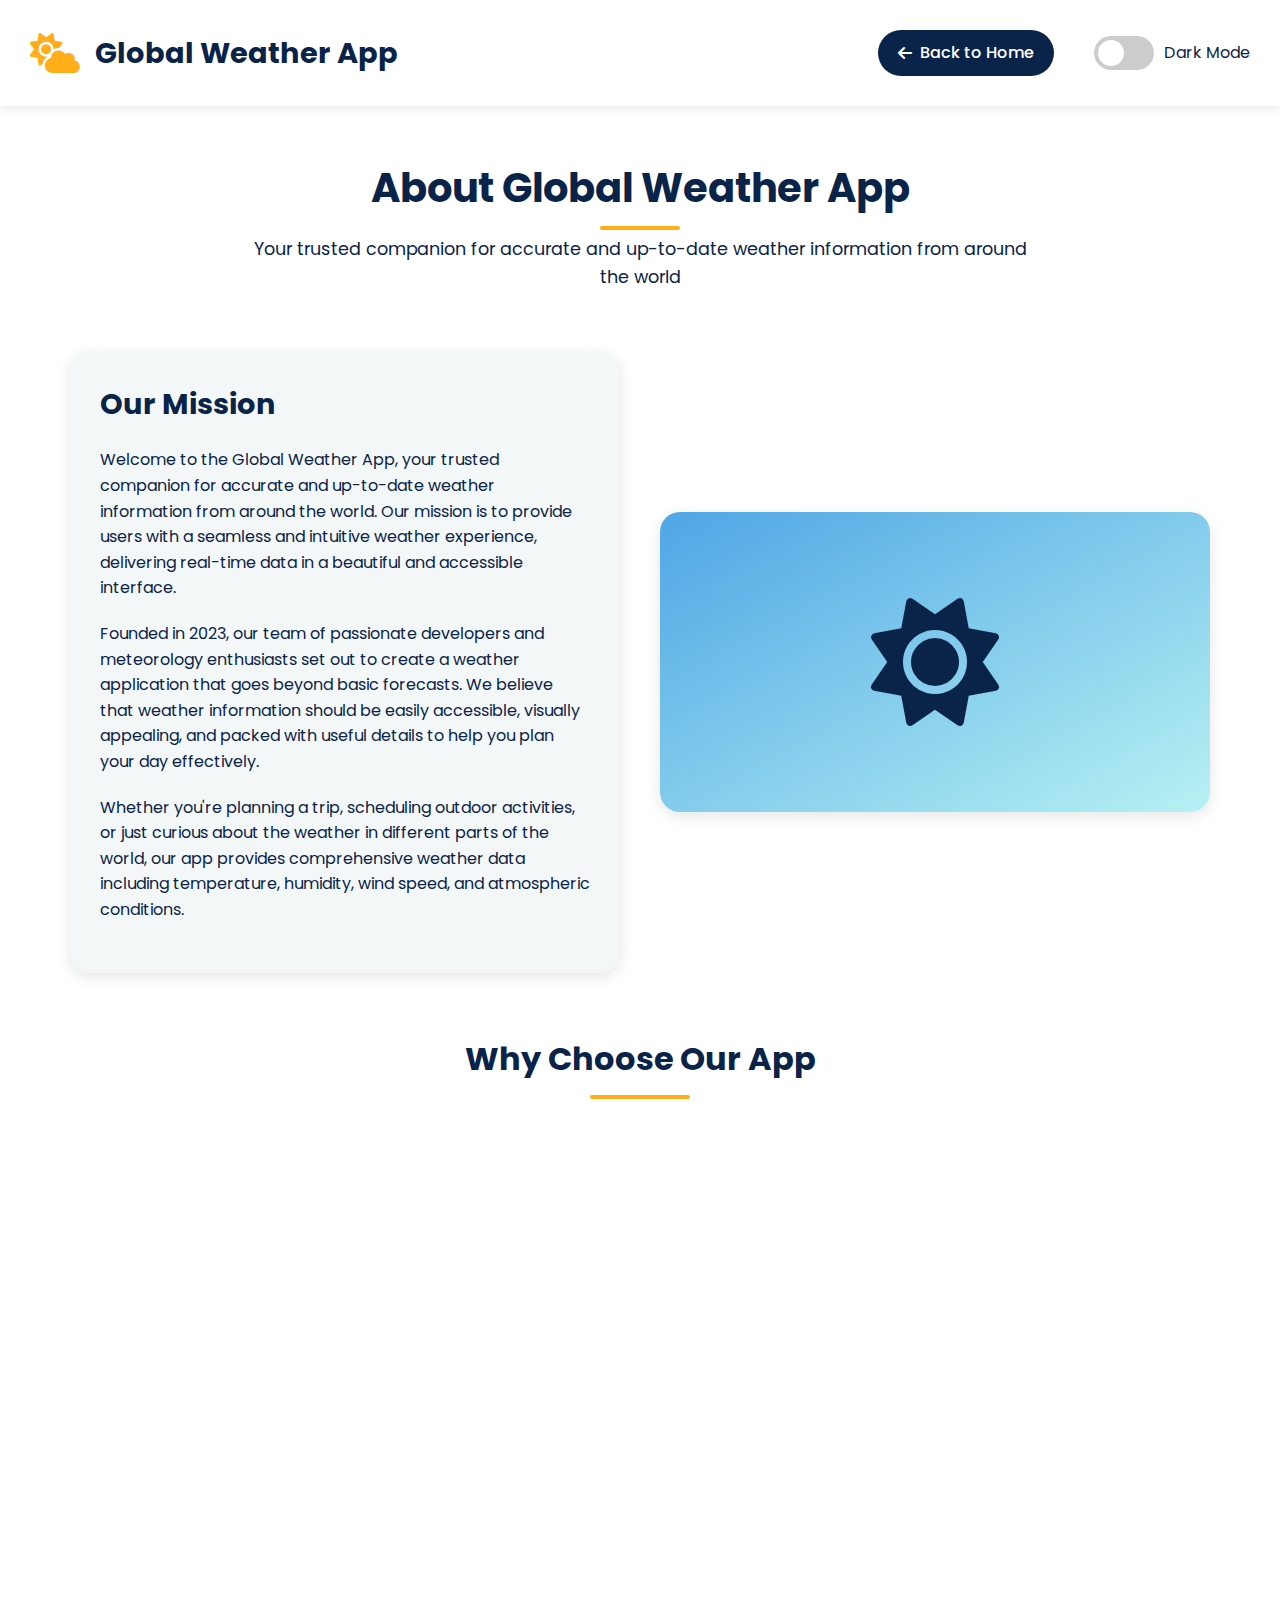
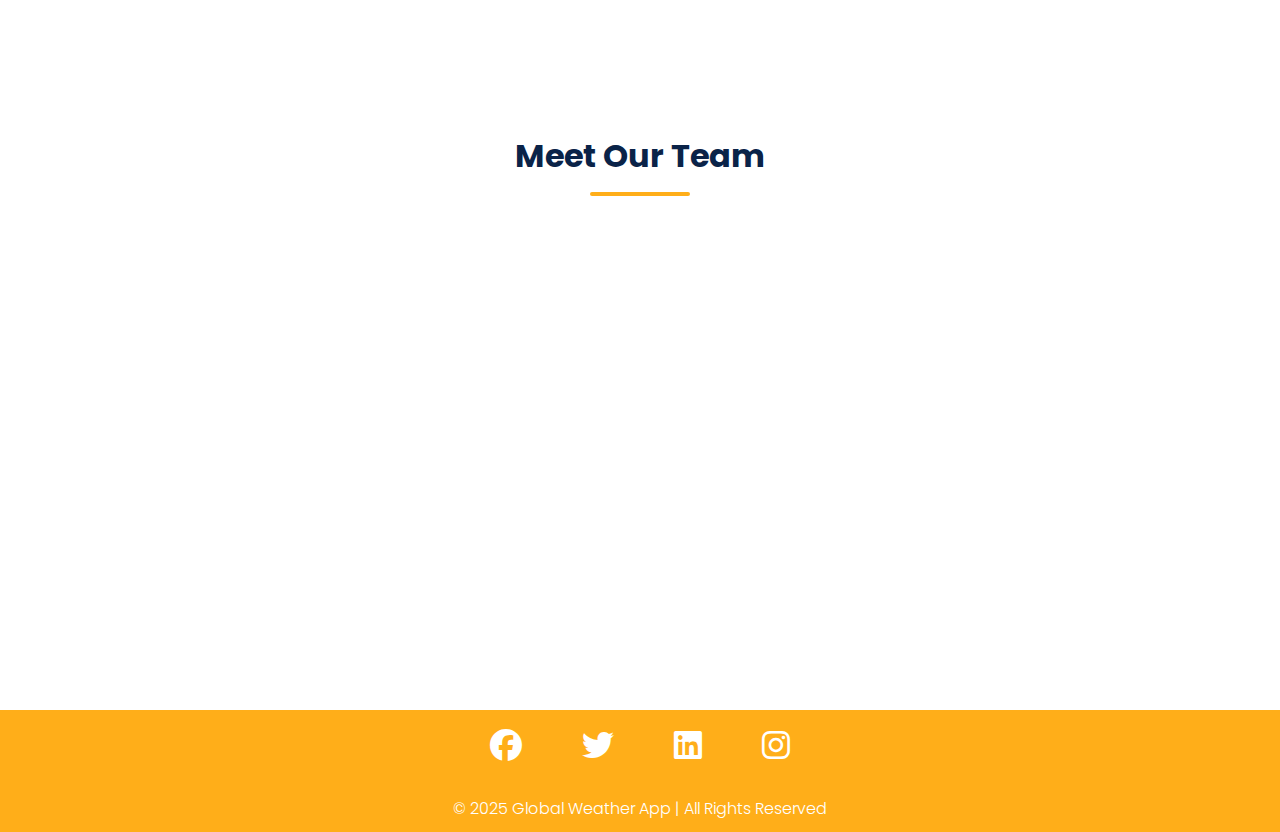
<file: about.html>
<!DOCTYPE html>
<html lang="en">
<head>
    <meta charset="UTF-8">
    <meta name="viewport" content="width=device-width, initial-scale=1.0">
    <title>About Us - Global Weather App</title>
    <link rel="stylesheet" href="https://cdnjs.cloudflare.com/ajax/libs/font-awesome/6.4.0/css/all.min.css">
    <style>
        @import url('https://fonts.googleapis.com/css2?family=Bodoni+Moda:opsz,wght@6..96,700&family=Nunito:wght@400;700&family=Open+Sans:ital,wght@1,300&family=Poppins&family=Roboto&family=Source+Sans+Pro:ital,wght@0,400;0,700;1,400&display=swap');

        /* || RESET STYLES 
            - Ensures consistent padding, margin, and box model across elements.
            - Sets a default font for the entire app.
        */
        * {
            padding: 0;
            margin: 0;
            box-sizing: border-box;
            font-family: 'Poppins', sans-serif;
        }

        /* || ROOT VARIABLES 
            - Defines primary color scheme and common sizes for consistency.
            - Modify these to update the overall theme.
        */
        :root {

            /* COLORS */
            --PRIMARY-TEXT-COLOR: #0a2348;
            --SECONDARY-TEXT-COLOR: #fff;
            --PRIMARY-BG-COLOR: #0a2348;
            --SECONDARY-BG-COLOR: #f3f7f7;
            --LIGHT-BG-COLOR: #fff;

            /* TEXT */
            --SMALL-TEXT: 14px;
            --LETTER-SPACING: 0.8px;
            --LIGHT-TEXT: #f4f4f4;

            /* STANDERED SIZE AND PADDINGS */
            --STANDERED-PADDING: 30px;
            --STANDERED-RADIUS: 20px;
        }

        body {
            position: relative;
            background-color: var(--LIGHT-BG-COLOR);
            color: var(--PRIMARY-TEXT-COLOR);
            line-height: 1.6;
        }

        /* || STARTING */
        /* || MAIN CONTAINER
            - Sets the layout for the main content container, ensuring it occupies full viewport height.
            - Centers content horizontally with auto margins.
        */
        .container {
            position: relative;
            width: 100%;
            min-height: 100vh;
            display: flex;
            flex-direction: column;
            color: var(--PRIMARY-TEXT-COLOR);
            margin: 0 auto;
        }

        /* || NAVIGATION BAR 
            - Aligns navigation links and logo with flexible spacing.
            - Uses primary colors to keep consistency with branding.
        */
        nav {
            display: flex;
            justify-content: space-between;
            align-items: center;
            color: var(--PRIMARY-TEXT-COLOR);
            padding: var(--STANDERED-PADDING);
            background-color: var(--LIGHT-BG-COLOR);
            box-shadow: 0 2px 10px rgba(0, 0, 0, 0.1);
        }

        .logo {
            display: flex;
            align-items: center;
            gap: 15px;
        }

        .logo i {
            font-size: 2.5rem;
            color: #FFAE19;
        }

        .logo h1 {
            font-size: 1.8rem;
            font-weight: 700;
        }

        .nav-links {
            display: flex;
            align-items: center;
            gap: 20px;
        }

        .back-home .btn {
            display: inline-flex;
            align-items: center;
            gap: 8px;
            background-color: var(--PRIMARY-BG-COLOR);
            color: var(--SECONDARY-TEXT-COLOR);
            padding: 10px 20px;
            border-radius: 25px;
            text-decoration: none;
            font-weight: 500;
            transition: 0.3s;
        }

        .back-home .btn:hover {
            background-color: #155ab6;
            transform: translateY(-2px);
        }

        /* || ABOUT US CONTENT */
        .about-container {
            max-width: 1200px;
            margin: 0 auto;
            padding: var(--STANDERED-PADDING);
        }

        .about-header {
            text-align: center;
            margin-bottom: 40px;
            padding: 20px;
        }

        .about-header h2 {
            font-size: 2.5rem;
            margin-bottom: 15px;
            color: var(--PRIMARY-BG-COLOR);
            position: relative;
            display: inline-block;
        }

        .about-header h2::after {
            content: '';
            position: absolute;
            bottom: -10px;
            left: 50%;
            transform: translateX(-50%);
            width: 80px;
            height: 4px;
            background: #FFAE19;
            border-radius: 2px;
        }

        .about-header p {
            font-size: 1.1rem;
            max-width: 800px;
            margin: 0 auto;
            color: var(--PRIMARY-TEXT-COLOR);
        }

        .about-content {
            display: grid;
            grid-template-columns: 1fr 1fr;
            gap: 40px;
            margin-bottom: 60px;
        }

        .about-text {
            background-color: var(--SECONDARY-BG-COLOR);
            border-radius: var(--STANDERED-RADIUS);
            padding: 30px;
            box-shadow: 0 4px 15px rgba(0, 0, 0, 0.1);
        }

        .about-text h3 {
            font-size: 1.8rem;
            margin-bottom: 20px;
            color: var(--PRIMARY-BG-COLOR);
        }

        .about-text p {
            margin-bottom: 20px;
            font-size: 1rem;
        }

        .about-image {
            display: flex;
            justify-content: center;
            align-items: center;
        }

        .weather-illustration {
            width: 100%;
            height: 300px;
            background: linear-gradient(to right bottom, #4EA6E5, #b7f1f3);
            border-radius: var(--STANDERED-RADIUS);
            display: flex;
            justify-content: center;
            align-items: center;
            box-shadow: 0 4px 15px rgba(0, 0, 0, 0.1);
            position: relative;
            overflow: hidden;
        }

        .weather-icon {
            font-size: 8rem;
            color: var(--PRIMARY-BG-COLOR);
            animation: float 5s ease-in-out infinite;
        }

        @keyframes float {
            0%, 100% { transform: translateY(0); }
            50% { transform: translateY(-20px); }
        }

        /* || FEATURES SECTION */
        .features-section {
            margin-bottom: 60px;
        }

        .section-title {
            text-align: center;
            font-size: 2rem;
            margin-bottom: 40px;
            color: var(--PRIMARY-BG-COLOR);
            position: relative;
        }

        .section-title::after {
            content: '';
            position: absolute;
            bottom: -15px;
            left: 50%;
            transform: translateX(-50%);
            width: 100px;
            height: 4px;
            background: #FFAE19;
            border-radius: 2px;
        }

        .features-grid {
            display: grid;
            grid-template-columns: repeat(auto-fit, minmax(280px, 1fr));
            gap: 30px;
        }

        .feature-card {
            background-color: var(--SECONDARY-BG-COLOR);
            border-radius: var(--STANDERED-RADIUS);
            padding: 30px;
            text-align: center;
            transition: 0.3s;
            box-shadow: 0 4px 15px rgba(0, 0, 0, 0.1);
        }

        .feature-card:hover {
            transform: translateY(-10px);
            box-shadow: 0 10px 20px rgba(0, 0, 0, 0.15);
        }

        .feature-icon {
            font-size: 3rem;
            color: #FFAE19;
            margin-bottom: 20px;
        }

        .feature-card h3 {
            font-size: 1.5rem;
            margin-bottom: 15px;
            color: var(--PRIMARY-BG-COLOR);
        }

        /* || TEAM SECTION */
        .team-section {
            margin-bottom: 60px;
        }

        .team-grid {
            display: grid;
            grid-template-columns: repeat(auto-fit, minmax(250px, 1fr));
            gap: 30px;
        }

        .team-card {
            background-color: var(--SECONDARY-BG-COLOR);
            border-radius: var(--STANDERED-RADIUS);
            padding: 30px;
            text-align: center;
            transition: 0.3s;
            box-shadow: 0 4px 15px rgba(0, 0, 0, 0.1);
        }

        .team-card:hover {
            transform: translateY(-10px);
            box-shadow: 0 10px 20px rgba(0, 0, 0, 0.15);
        }

        .team-avatar {
            width: 120px;
            height: 120px;
            border-radius: 50%;
            margin: 0 auto 20px;
            background: linear-gradient(135deg, var(--PRIMARY-BG-COLOR), #4EA6E5);
            display: flex;
            justify-content: center;
            align-items: center;
            font-size: 2.5rem;
            color: white;
        }

        .team-card h3 {
            font-size: 1.5rem;
            margin-bottom: 10px;
            color: var(--PRIMARY-BG-COLOR);
        }

        .team-card p {
            color: var(--PRIMARY-TEXT-COLOR);
            margin-bottom: 15px;
        }

        .social-links {
            display: flex;
            justify-content: center;
            gap: 15px;
        }

        .social-links a {
            display: flex;
            align-items: center;
            justify-content: center;
            width: 40px;
            height: 40px;
            border-radius: 50%;
            background-color: var(--PRIMARY-BG-COLOR);
            color: white;
            transition: 0.3s;
        }

        .social-links a:hover {
            background-color: #FFAE19;
            transform: translateY(-3px);
        }

        /* || DARK MODE TOGGLE 
            - Toggle switch for dark mode with smooth transition and rounded elements.
            - Changes background and text colors for dark mode.
        */
        .dark-mode-toggle {
            display: flex;
            align-items: center;
            margin-left: 20px;
        }

        .switch {
            position: relative;
            display: inline-block;
            width: 60px;
            height: 34px;
            margin-right: 10px;
        }

        .switch input {
            display: none;
        }

        .slider {
            position: absolute;
            cursor: pointer;
            top: 0;
            left: 0;
            right: 0;
            bottom: 0;
            background-color: #ccc;
            transition: 0.4s;
            border-radius: 34px;
        }

        .slider:before {
            position: absolute;
            content: "";
            height: 26px;
            width: 26px;
            left: 4px;
            bottom: 4px;
            background-color: white;
            transition: 0.4s;
            border-radius: 50%;
        }

        /* Had initialized the dark mode here */
        body.dark-mode {
            /* Update background and text colors for dark mode */
            --PRIMARY-TEXT-COLOR: #ffffff;
            --SECONDARY-TEXT-COLOR: #0c0c0b;
            --PRIMARY-BG-COLOR: #f09c1d;
            --SECONDARY-BG-COLOR: #2b2b2b;
            --LIGHT-BG-COLOR: #333333;

            --SMALL-TEXT: 14px;
            --LETTER-SPACING: 0.8px;
            --LIGHT-TEXT: #f4f4f4;
        }

        .dark-mode .slider {
            background-color: #ffffff;
            /* Light background color for the switch */
        }

        .dark-mode .slider:before {
            background-color: #121212;
            color: whitesmoke;
            /* Dark color for the slider ball */
        }

        input:checked + .slider {
            background-color: #f7f7f7;
            color: white;
        }

        input:checked + .slider:before {
            transform: translateX(26px);
        }

        /* || FOOTER */
        .s-footer {
            display: flex;
            background: white;
            justify-content: flex-end;
            align-items: flex-end;
            margin-top: 70px;
        }

        .footer {
            position: relative;
            width: 100%;
            background: #FFAE19;
            min-height: 60px;
            display: flex;
            justify-content: center;
            align-items: center;
            flex-direction: column;
        }

        .social-icon {
            position: relative;
            display: flex;
            justify-content: center;
            align-items: center;
            margin: 10px 0;
            flex-wrap: wrap;
        }

        .social-icon__item {
            list-style: none;
        }

        .social-icon__link {
            font-size: 2rem;
            color: #fff;
            margin: 0 30px;
            display: inline-block;
            transition: 0.5s;
        }

        .social-icon__link:hover {
            transform: translateY(-10px);
        }

        .footer p {
            color: #fff;
            margin: 15px 0 10px 0;
            font-size: 1rem;
            font-weight: 300;
        }

        /* Background Wave Effect 
            - Positions a wave image above the footer for visual interest.
        */
        .wave {
            position: absolute;
            top: -100px;
            left: 0;
            width: 100%;
            height: 100px;
            background: url("https://cdn.pixabay.com/photo/2013/07/12/12/36/wave-146464_1280.png");
            background-size: 1000px 100px;
        }

        /* Individual Waves with Layering and Opacity
            - Each wave uses different opacity and z-index for layering.
            - Animations create a moving wave effect.
        */
        .wave#wave1 {
            z-index: 1000;
            opacity: 0.3;
            bottom: 0;
            animation: animateWaves 4s linear infinite;
        }

        .wave#wave2 {
            z-index: 999;
            opacity: 0.6;
            bottom: 10px;
            animation: animate 4s linear infinite !important;
        }

        .wave#wave3 {
            z-index: 1000;
            opacity: 0.3;
            bottom: 15px;
            animation: animateWaves 3s linear infinite;
        }

        .wave#wave4 {
            z-index: 999;
            opacity: 0.5;
            bottom: 20px;
            animation: animate 3s linear infinite;
        }

        /* || WAVE ANIMATION 
            - Moves wave background horizontally for a flowing effect.
        */
        @keyframes animateWaves {
            0% {
                background-position-x: 1000px;
            }

            100% {
                background-positon-x: 0px;
            }
        }

        @keyframes animate {
            0% {
                background-position-x: -1000px;
            }

            100% {
                background-positon-x: 0px;
            }
        }

        /* Responsive Design */
        @media screen and (max-width: 768px) {
            .about-content {
                grid-template-columns: 1fr;
            }
            
            nav {
                flex-direction: column;
                gap: 20px;
            }
            
            .logo h1 {
                font-size: 1.5rem;
            }
            
            .about-header h2, .section-title {
                font-size: 1.8rem;
            }
            
            .nav-links {
                flex-direction: column;
                gap: 15px;
            }
        }
    </style>
</head>
<body>
    <div class="container">
        <nav>
            <div class="logo">
                <i class="fas fa-cloud-sun"></i>
                <h1>Global Weather App</h1>
            </div>
            <div class="nav-links">
                <div class="back-home">
                    <a href="index.html" class="btn">
                        <i class="fas fa-arrow-left"></i>
                        Back to Home
                    </a>
                </div>
                <div class="dark-mode-toggle">
                    <label class="switch">
                        <input type="checkbox" id="darkModeToggle">
                        <span class="slider"></span>
                    </label>
                    <span id="darkModeLabel">Dark Mode</span>
                </div>
            </div>
        </nav>

        <div class="about-container">
            <div class="about-header">
                <h2>About Global Weather App</h2>
                <p>Your trusted companion for accurate and up-to-date weather information from around the world</p>
            </div>

            <section class="about-content">
                <div class="about-text">
                    <h3>Our Mission</h3>
                    <p>Welcome to the Global Weather App, your trusted companion for accurate and up-to-date weather information from around the world. Our mission is to provide users with a seamless and intuitive weather experience, delivering real-time data in a beautiful and accessible interface.</p>
                    <p>Founded in 2023, our team of passionate developers and meteorology enthusiasts set out to create a weather application that goes beyond basic forecasts. We believe that weather information should be easily accessible, visually appealing, and packed with useful details to help you plan your day effectively.</p>
                    <p>Whether you're planning a trip, scheduling outdoor activities, or just curious about the weather in different parts of the world, our app provides comprehensive weather data including temperature, humidity, wind speed, and atmospheric conditions.</p>
                </div>
                <div class="about-image">
                    <div class="weather-illustration">
                        <i class="fas fa-sun weather-icon"></i>
                    </div>
                </div>
            </section>

            <section class="features-section">
                <h2 class="section-title">Why Choose Our App</h2>
                <div class="features-grid">
                    <div class="feature-card">
                        <i class="fas fa-bolt feature-icon"></i>
                        <h3>Real-time Data</h3>
                        <p>Get up-to-the-minute weather information with our advanced API integration.</p>
                    </div>
                    <div class="feature-card">
                        <i class="fas fa-mobile-alt feature-icon"></i>
                        <h3>Responsive Design</h3>
                        <p>Enjoy a seamless experience across all your devices - desktop, tablet, and mobile.</p>
                    </div>
                    <div class="feature-card">
                        <i class="fas fa-palette feature-icon"></i>
                        <h3>Dark/Light Mode</h3>
                        <p>Toggle between themes to suit your preference and reduce eye strain.</p>
                    </div>
                    <div class="feature-card">
                        <i class="fas fa-globe-americas feature-icon"></i>
                        <h3>Global Coverage</h3>
                        <p>Access weather information for any location worldwide with our extensive coverage.</p>
                    </div>
                </div>
            </section>

            <section class="team-section">
                <h2 class="section-title">Meet Our Team</h2>
                <div class="team-grid">
                    <div class="team-card">
                        <div class="team-avatar">
                            <i class="fas fa-user"></i>
                        </div>
                        <h3>Alex Johnson</h3>
                        <p>Lead Developer</p>
                        <div class="social-links">
                            <a href="#"><i class="fab fa-twitter"></i></a>
                            <a href="#"><i class="fab fa-linkedin"></i></a>
                            <a href="#"><i class="fab fa-github"></i></a>
                        </div>
                    </div>
                    <div class="team-card">
                        <div class="team-avatar">
                            <i class="fas fa-user"></i>
                        </div>
                        <h3>Sarah Williams</h3>
                        <p>UI/UX Designer</p>
                        <div class="social-links">
                            <a href="#"><i class="fab fa-twitter"></i></a>
                            <a href="#"><i class="fab fa-linkedin"></i></a>
                            <a href="#"><i class="fab fa-dribbble"></i></a>
                        </div>
                    </div>
                    <div class="team-card">
                        <div class="team-avatar">
                            <i class="fas fa-user"></i>
                        </div>
                        <h3>Michael Chen</h3>
                        <p>Data Scientist</p>
                        <div class="social-links">
                            <a href="#"><i class="fab fa-twitter"></i></a>
                            <a href="#"><i class="fab fa-linkedin"></i></a>
                            <a href="#"><i class="fab fa-github"></i></a>
                        </div>
                    </div>
                </div>
            </section>
        </div>

        <div class="s-footer">
            <div class="footer">
                <div class="wave" id="wave1"></div>
                <div class="wave" id="wave2"></div>
                <div class="wave" id="wave3"></div>
                <div class="wave" id="wave4"></div>
                <ul class="social-icon">
                    <li class="social-icon__item">
                        <a class="social-icon__link" href="#">
                            <i class="fab fa-facebook"></i>
                        </a>
                    </li>
                    <li class="social-icon__item">
                        <a class="social-icon__link" href="#">
                            <i class="fab fa-twitter"></i>
                        </a>
                    </li>
                    <li class="social-icon__item">
                        <a class="social-icon__link" href="#">
                            <i class="fab fa-linkedin"></i>
                        </a>
                    </li>
                    <li class="social-icon__item">
                        <a class="social-icon__link" href="#">
                            <i class="fab fa-instagram"></i>
                        </a>
                    </li>
                </ul>
                <p>© 2025 Global Weather App | All Rights Reserved</p>
            </div>
        </div>
    </div>

    <script>
        // Dark Mode Toggle Functionality
        const darkModeToggle = document.getElementById('darkModeToggle');
        const darkModeLabel = document.getElementById('darkModeLabel');
        const body = document.body;

        // Check for saved theme preference or default to light
        const currentTheme = localStorage.getItem('theme') || 'light';
        if (currentTheme === 'dark') {
            body.classList.add('dark-mode');
            darkModeToggle.checked = true;
            darkModeLabel.textContent = 'Light Mode';
        }

        darkModeToggle.addEventListener('change', () => {
            body.classList.toggle('dark-mode');
            
            if (body.classList.contains('dark-mode')) {
                localStorage.setItem('theme', 'dark');
                darkModeLabel.textContent = 'Light Mode';
            } else {
                localStorage.setItem('theme', 'light');
                darkModeLabel.textContent = 'Dark Mode';
            }
        });

        // Weather icon animation
        const weatherIcon = document.querySelector('.weather-icon');
        const icons = ['fa-sun', 'fa-cloud', 'fa-cloud-rain', 'fa-bolt', 'fa-snowflake'];
        let currentIconIndex = 0;

        setInterval(() => {
            weatherIcon.classList.remove(icons[currentIconIndex]);
            currentIconIndex = (currentIconIndex + 1) % icons.length;
            weatherIcon.classList.add(icons[currentIconIndex]);
        }, 3000);

        // Add animation to feature cards on scroll
        const featureCards = document.querySelectorAll('.feature-card, .team-card');
        
        const observer = new IntersectionObserver((entries) => {
            entries.forEach(entry => {
                if (entry.isIntersecting) {
                    entry.target.style.opacity = '1';
                    entry.target.style.transform = 'translateY(0)';
                }
            });
        }, { threshold: 0.1 });
        
        featureCards.forEach(card => {
            card.style.opacity = '0';
            card.style.transform = 'translateY(20px)';
            card.style.transition = 'opacity 0.5s ease, transform 0.5s ease';
            observer.observe(card);
        });
    </script>
</body>
</html>
</file>
